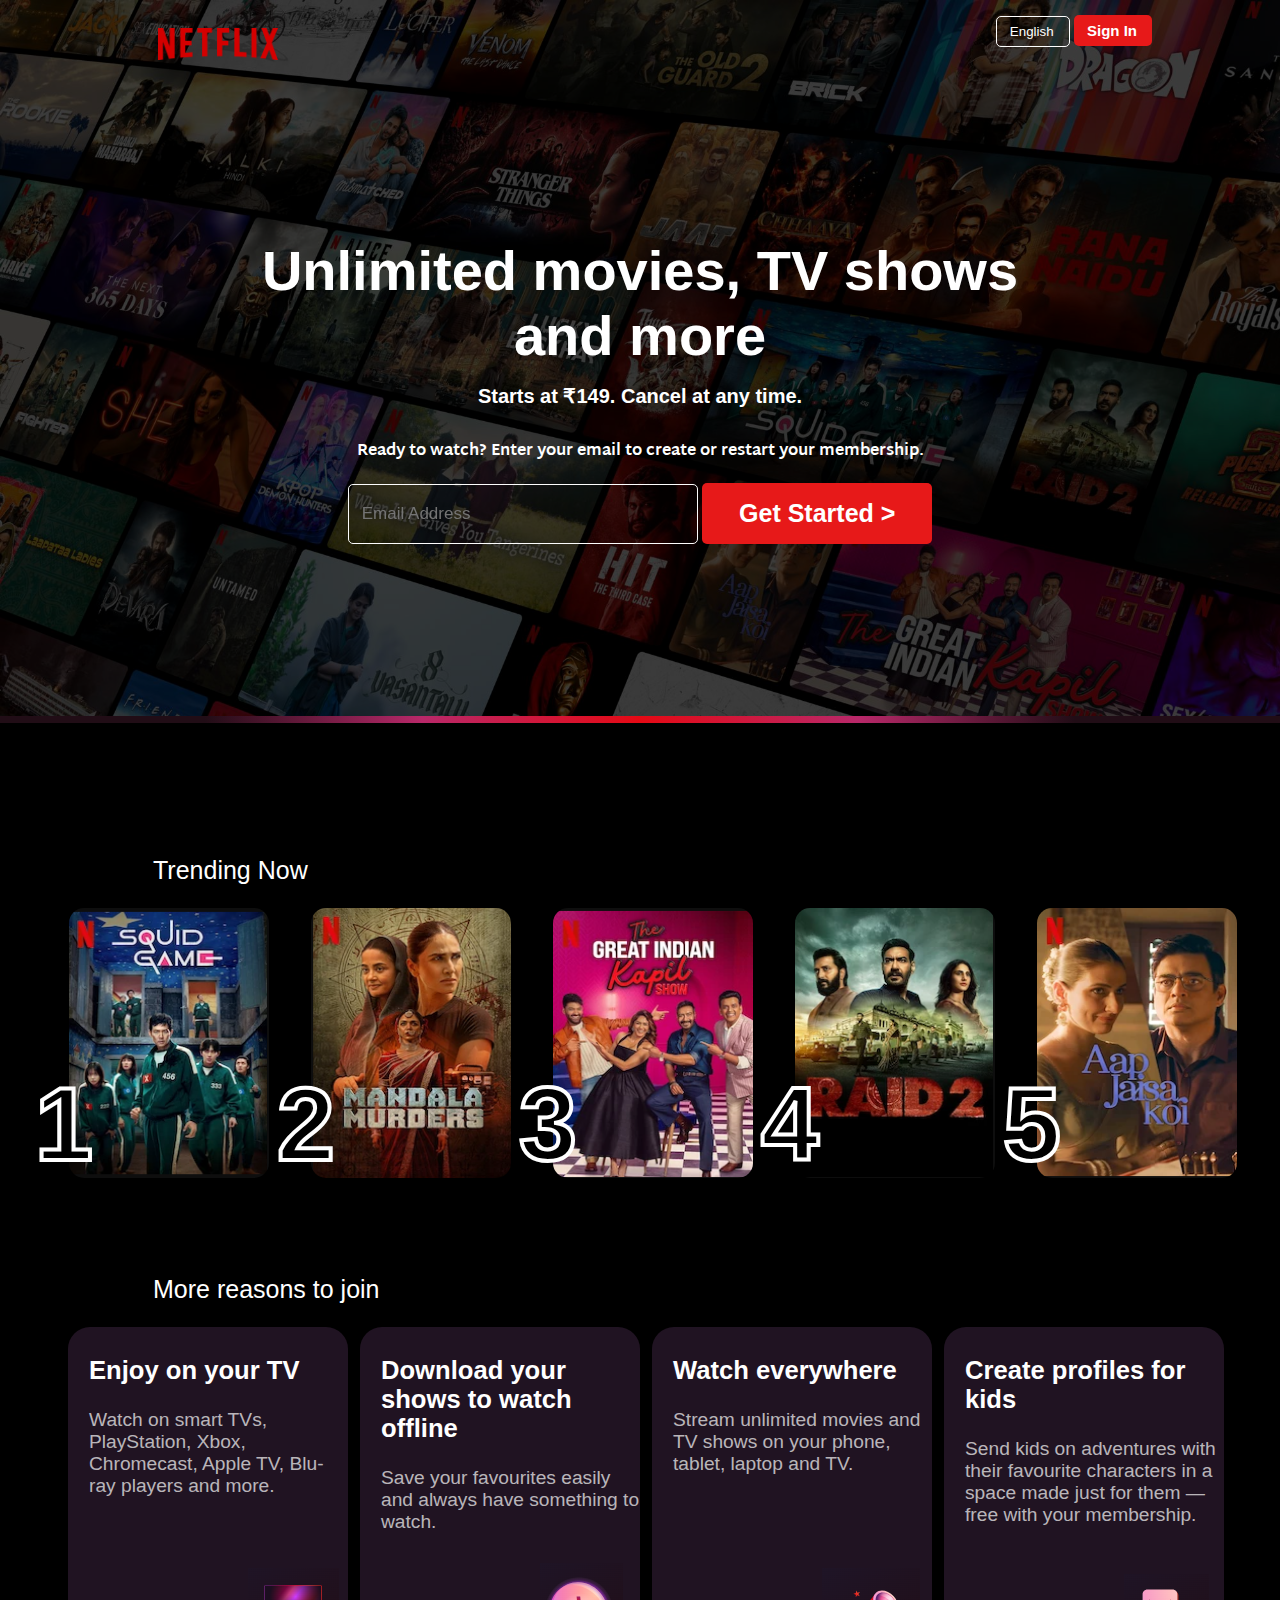
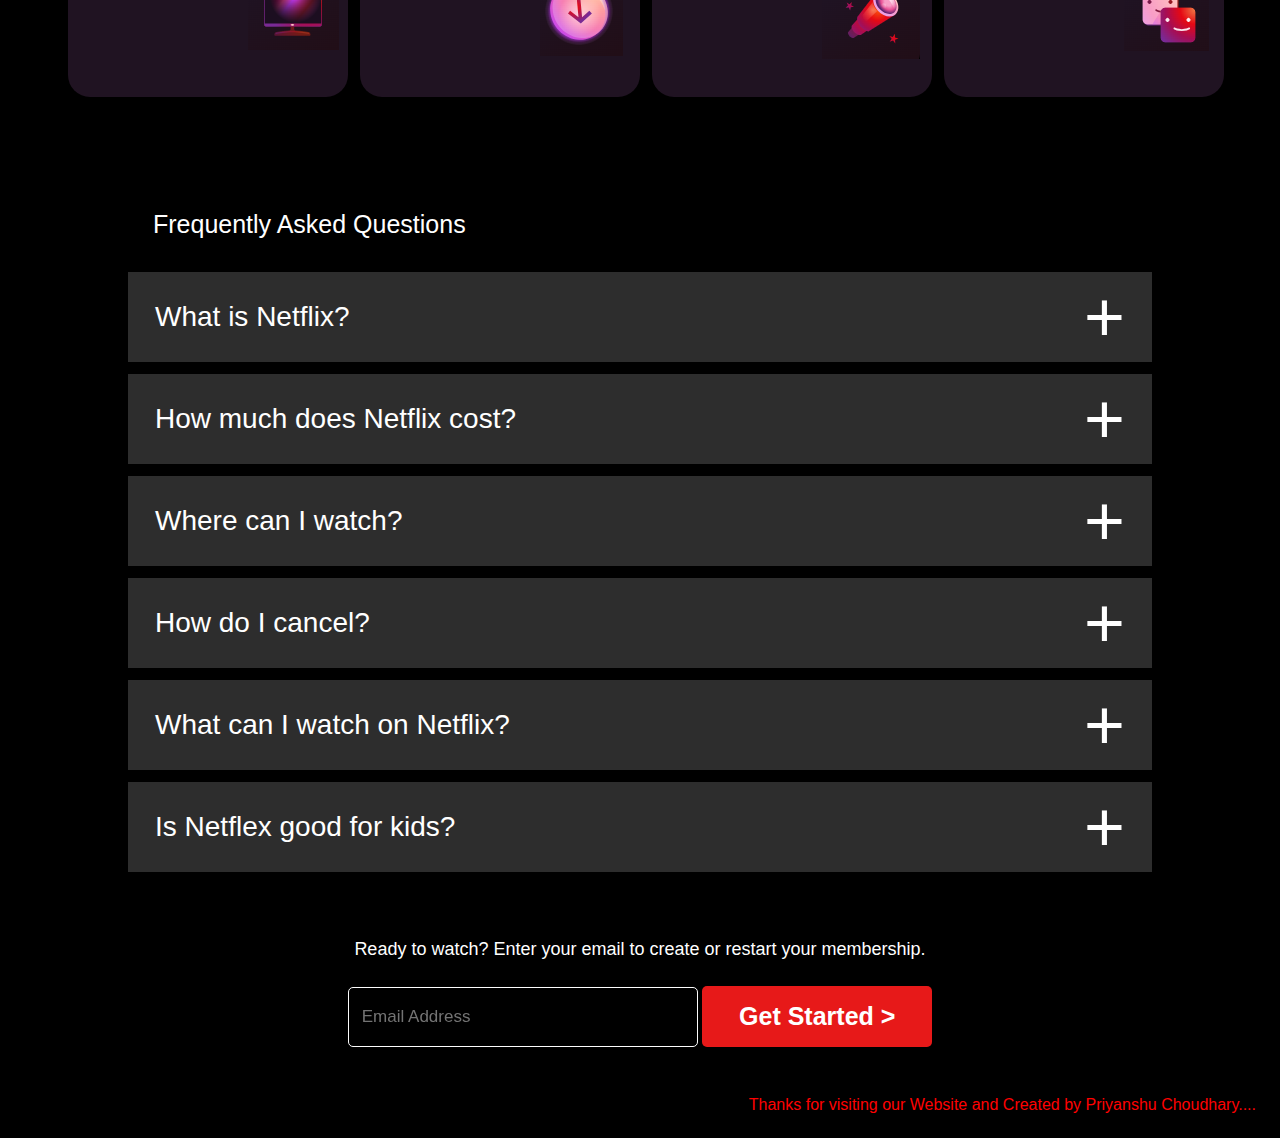
<file: index.html>
<!-- Netflix clone -->
<!DOCTYPE html>
<html lang="en">

<head>
    <meta charset="UTF-8">
    <meta name="viewport" content="width=device-width, initial-scale=1.0">
    <title>Netflix India – Watch TV Shows Online, Watch Movies Online</title>
    <link rel="stylesheet" href="style.css">
</head>

<body>
    <div class="main">
        <nav>
            <span><img src="netflix/logo.png" alt=""></span>
            <div>
                <button class="btn">English</button>
                <button class="btn btn-red-sm">Sign In</button>
            </div>
        </nav>
        <div class="box">
        </div>
        <div class="hero">
            <span>Unlimited movies, TV shows and more</span>
            <span>Starts at ₹149. Cancel at any time.</span>
            <span>Ready to watch? Enter your email to create or restart your membership.</span>
            <div>
                <input type="text" placeholder="Email Address">
                <button class="btn btn-red">Get Started &gt;</button>
                
            </div>
        </div>
        <div class="sepration">    
        </div>
    </div>
    <section class="first">
        <p class="trending first-heading">Trending Now</p>
        <div class="film_img">
            <div class="content"><img src="netflix/background_imgage1.png" alt=""><p>1</p></div>
            <div class="content"><img src="netflix/background_image2.png" alt=""><p>2</p></div>
            <div class="content"><img src="netflix/background_image3.png" alt=""><p>3</p></div>
            <div class="content"><img src="netflix/bacground_image4.png" alt=""><p>4</p></div>
            <div class="content"><img src="netflix/background_image5.png" alt=""><p>5</p></div>
        </div>
    </section>
    <p class="trending second-para" style="margin-top: 40px;">More reasons to join</p>
    <section class="second">
        <div class="content2">
            <div class="heading">Enjoy on your TV</div>
            <div class="paragrap">Watch on smart TVs, PlayStation, Xbox, Chromecast, Apple TV, Blu-ray players and more.</div>
            <div class="images2 img1"><img src="netflix/clone1.png" alt=""></div>
        </div>
        <div class="content2">
            <div class="heading">Download your shows to watch offline</div>
            <div class="paragrap">Save your favourites easily and always have something to watch.</div>
            <div class="images2 img2"><img src="netflix/clone2.png" alt=""></div>
        </div>
        <div class="content2">
            <div class="heading">Watch everywhere</div>
            <div class="paragrap">Stream unlimited movies and TV shows on your phone, tablet, laptop and TV.</div>
            <div class="images2 img3"><img src="netflix/clone3.png" alt=""></div>
        </div>
        <div class="content2">
            <div class="heading">Create profiles for kids</div>
            <div class="paragrap">Send kids on adventures with their favourite characters in a space made just for them — free with your membership.</div>
            <div class="images2 img4"><img src="netflix/clone4.png" alt=""></div>
        </div>
    </section>
    <p class="trending third-para" style="margin-bottom: -23px;">Frequently Asked Questions</p>
    <section class="third">
        <div class="boxes">
            <div class="question"><p>What is Netflix?</p></div>
            <div class="icons">+</div>
        </div>
        <div class="boxes">
            <div class="question"><p>How much does Netflix cost?</p></div>
            <div class="icons">+</div>
        </div>
        <div class="boxes">
            <div class="question"><p>Where can I watch?</p></div>
            <div class="icons">+</div>
        </div>
        <div class="boxes">
            <div class="question"><p>How do I cancel?</p></div>
            <div class="icons">+</div>
        </div>
        <div class="boxes">
            <div class="question"><p>What can I watch on Netflix?</p></div>
            <div class="icons">+</div>
        </div>
        <div class="boxes">
            <div class="question"><p>Is Netflex good for kids?</p></div>
            <div class="icons">+</div>
        </div>
    </section>
    <p class="dublicate">Ready to watch? Enter your email to create or restart your membership.</p>
    <section class="fourth">
        <div>
            <input type="text" placeholder="Email Address">
            <button class="btn btn-red">Get Started &gt;</button>
            
        </div>
    </section>
    <p class="footer">Thanks for visiting our Website and Created by Priyanshu Choudhary....</p>
</body>

</html>
</file>
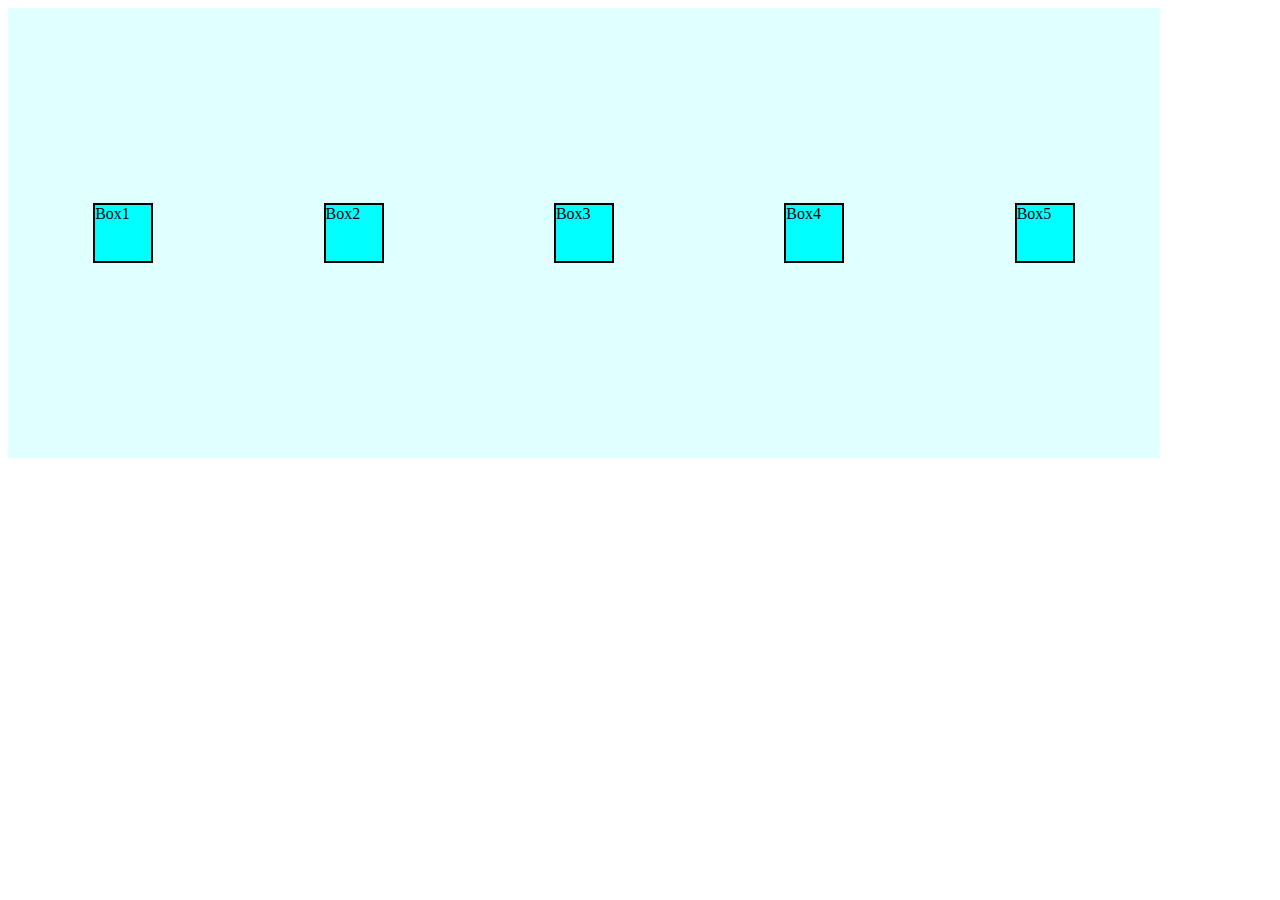
<file: index2.html>
<!DOCTYPE html>
<html lang="en">
<head>
    <meta charset="UTF-8">
    <meta name="viewport" content="width=device-width, initial-scale=1.0">
    <title>priyanshu choudhary </title>
</head>
<style>
    .container{
        
        height: 50vh;
        width: 90vw;
        background-color: lightcyan;
        display: flex;

    }
    .box{
        margin: auto;
        height: 56px;
        width: 56px;
        border: 2px solid black;
        background-color: #00ffff;    }
</style>
<body>
    <div class="container">
        <div class="box">Box1</div>
        <div class="box">Box2</div>
        <div class="box">Box3</div>
        <div class="box">Box4</div>
        <div class="box">Box5</div>
    </div>
</body>
</html>
</file>
<file: style.css>
@import url('https://fonts.googleapis.com/css2?family=Martel+Sans:wght@200;300;400;600;700;800;900&display=swap');

*{
    margin: 0;
    padding: 0;
    font-family: 'popins', sans-serif;
    box-sizing: border-box;
}
body{
    background-color: black;
}
.main{
    background-image: url("netflix/background_img_netflix.jpg");
    height: 80vh;
    background-position: center center;
    background-repeat: no-repeat;
    background-size: max(1200px, 100vw);
    position: relative;
}
.main .box{
    height: 80vh;
    width: 100%;
     opacity: 0.69;
     position: absolute;
     top: 0;
     background-color: black;
}
nav{
    display: flex;
    justify-content: space-between;
    align-items: center;
    max-width: 80vw;
    margin: auto;
    height: 62px;
}
nav img{
    width:150px;
    filter: contrast(1.5);
    position: relative;
    z-index: 10;
    padding-top: 30px;
    padding-left: 30px;
}
nav button{
    position: relative;
    z-index: 10;
}
.hero{
    height: calc(100% - 62px);
    display: flex;
    align-items: center;
    flex-direction: column;
    justify-content: center;
    color: white;
    position: relative;
    font-family: 'Martel Sans';
    text-align: center;
    padding: 0 30px;
}
.hero > :nth-child(1){
    font-size: 3.5rem;
    font-weight: 900;
    width: 60vw;
    margin-bottom: 1rem; 
    text-align: center;
}
.hero > :nth-child(2){
    font-size: 1.25rem;
    font-weight: 700;
    margin-bottom: 2rem;
    text-align: center;
}
.hero > :nth-child(3){
    color: rgb(255, 255, 255);
    font-family: unset;
    font-size: 1rem;
    font-weight: 700;
    line-height: 1.5;
    margin-bottom: 1rem;
    text-align: center;
}
.sepration{
    height: 7px;
    margin-top: -.25rem;
    border-radius: inherit;
    background: linear-gradient(to right, rgba(33, 13, 22, 1) 16%, rgba(184, 40, 105, 1), rgba(229, 9, 20, 1), rgba(184, 40, 105, 1), rgba(33, 13, 22, 1) 84%);
    box-sizing: border-box;
    overflow-x: hidden;
    position: relative;
    z-index: 1;
}
.btn{
    padding: 3px 8px;
    cursor: pointer;
    background-color:transparent;
    color: white;
    border: 1px solid white;
    padding: 7px 15px 7px 13px; 
    border-radius: 5px;
}
.btn-red{
    top: 3px;
    position: relative;
    width: 230px;
    background-color: rgb(231, 25, 25);;
    color: white;
    padding: 16px 16px 16px 16px;
    border: none;
    font-size: 25px;
    font-weight:bold;
}
.btn-red-sm{
    background-color: rgb(231, 25, 25);
    color: white;
    padding: 7px 15px 7px 13px;
    font-weight: bold;
    border-radius: 5px;
    border: none;
    font-size: 15px;
}
.hero input{
    opacity: 0.99;
    color: white;
    padding: 7px 15px 7px 13px;
    background-color: transparent;
    border-radius: 5px;
    border: 1px solid white;
    font-size: 17px;
    height: 60px;
    width: 350px;   
}
.first{
    margin-top: 23px;
    overflow: hidden;
    height: 70%;
    width: 100vw;
}
.trending{
    margin-top: 113px;
    margin-bottom: 23px;
    color: white;
    font-weight: 500;
    z-index: 10;
    font-size: 25px;
    margin-left: 153px;
}
.film_img{
    display: flex;
    position:relative;
    width: 100vw;
    height: 60%;
    justify-content: center;
    align-items: center;
}

.content{
    width: 230px;
    margin-right: 12px;
    margin-bottom: 53px;
}
.content p{
    position:absolute;
    top: 48%;
    text-align: center;
    display: flexbox;
    margin-right: 22px;
    z-index: 12;
    color: rgb(0, 0, 0);
    font-size: 6.5rem;
    font-weight: 900;
    -webkit-text-stroke: 0.25rem rgb(255, 255, 255);
}
.content img{
    border-radius: 15px;
    overflow: hidden;
    border: none;
    position: relative;
    left: 34px;
    height: 270px;
    width: 200px;
    margin: 0;
    padding: 0;
}
.second{
    width: 100vw;
    display: flex;
    justify-content: center;
    align-items:center;
}
.content2{
    background-color:  #201322;
    color: white;
    margin-left: 12px;
    border:none;
    height: 370px;
    width: 280px;
    border-radius: 22px;
}
.content2 .heading{
    text-align: start;
    color: white;
    margin-top: 29px;
    font-size: 1.6rem;
    margin-left: 21px;
    font-weight: 700;
}
.content2 .paragrap{
    color: rgba(255, 255, 255, 0.7);
    margin-left: 21px;
    margin-top: 24px;
    font-weight: 700;
    font-size: 1.2rem;
    font-weight: 400;
    text-align: start;
}
.content2 .images2{
    position: relative;
}
.img1{
    margin-top: 71px;
    left: 180px;
}
.img2{
    margin-top: 30px;
    left: 180px;
}
.img3{
    margin-top: 93px;
    left: 170px;
}
.img4{
    left: 180px;
    margin-top: 48px;
}
.third{
    margin-bottom: 0;
    display: flex;
    flex-direction: column;
    width: 100vw;
    justify-content: center;
    align-items: center;
    height: 700px;
}
.boxes{
    margin-top: 12px;
    background-color: #2d2d2d;
    display: flex;
    justify-content: space-between;
    align-items: center;
    width: 80vw;
    height: 90px;
}
.question{
    font-size: 28px;
    padding: 27px;
    font-weight: 300;
    color: white;
}
.icons{
    font-size:70px;
    padding: 27px;
    color: white;
    font-weight: none;
}
.dublicate{
    color: white;
    text-align: center;
    margin-top: 23px;
    margin-bottom: 23px;
    font-size: large;
}
.fourth{
    display: flex;
    justify-content: center;
    align-items: center;
}
.fourth input{
    opacity: 0.99;
    color: white;
    padding: 7px 15px 7px 13px;
    background-color: transparent;
    border-radius: 5px;
    border: 1px solid white;
    font-size: 17px;
    height: 60px;
    width: 350px;
    margin-bottom: 25px;
}
.footer{
    color:red;
    text-align: end;
    padding: 24px;
}
</file>
